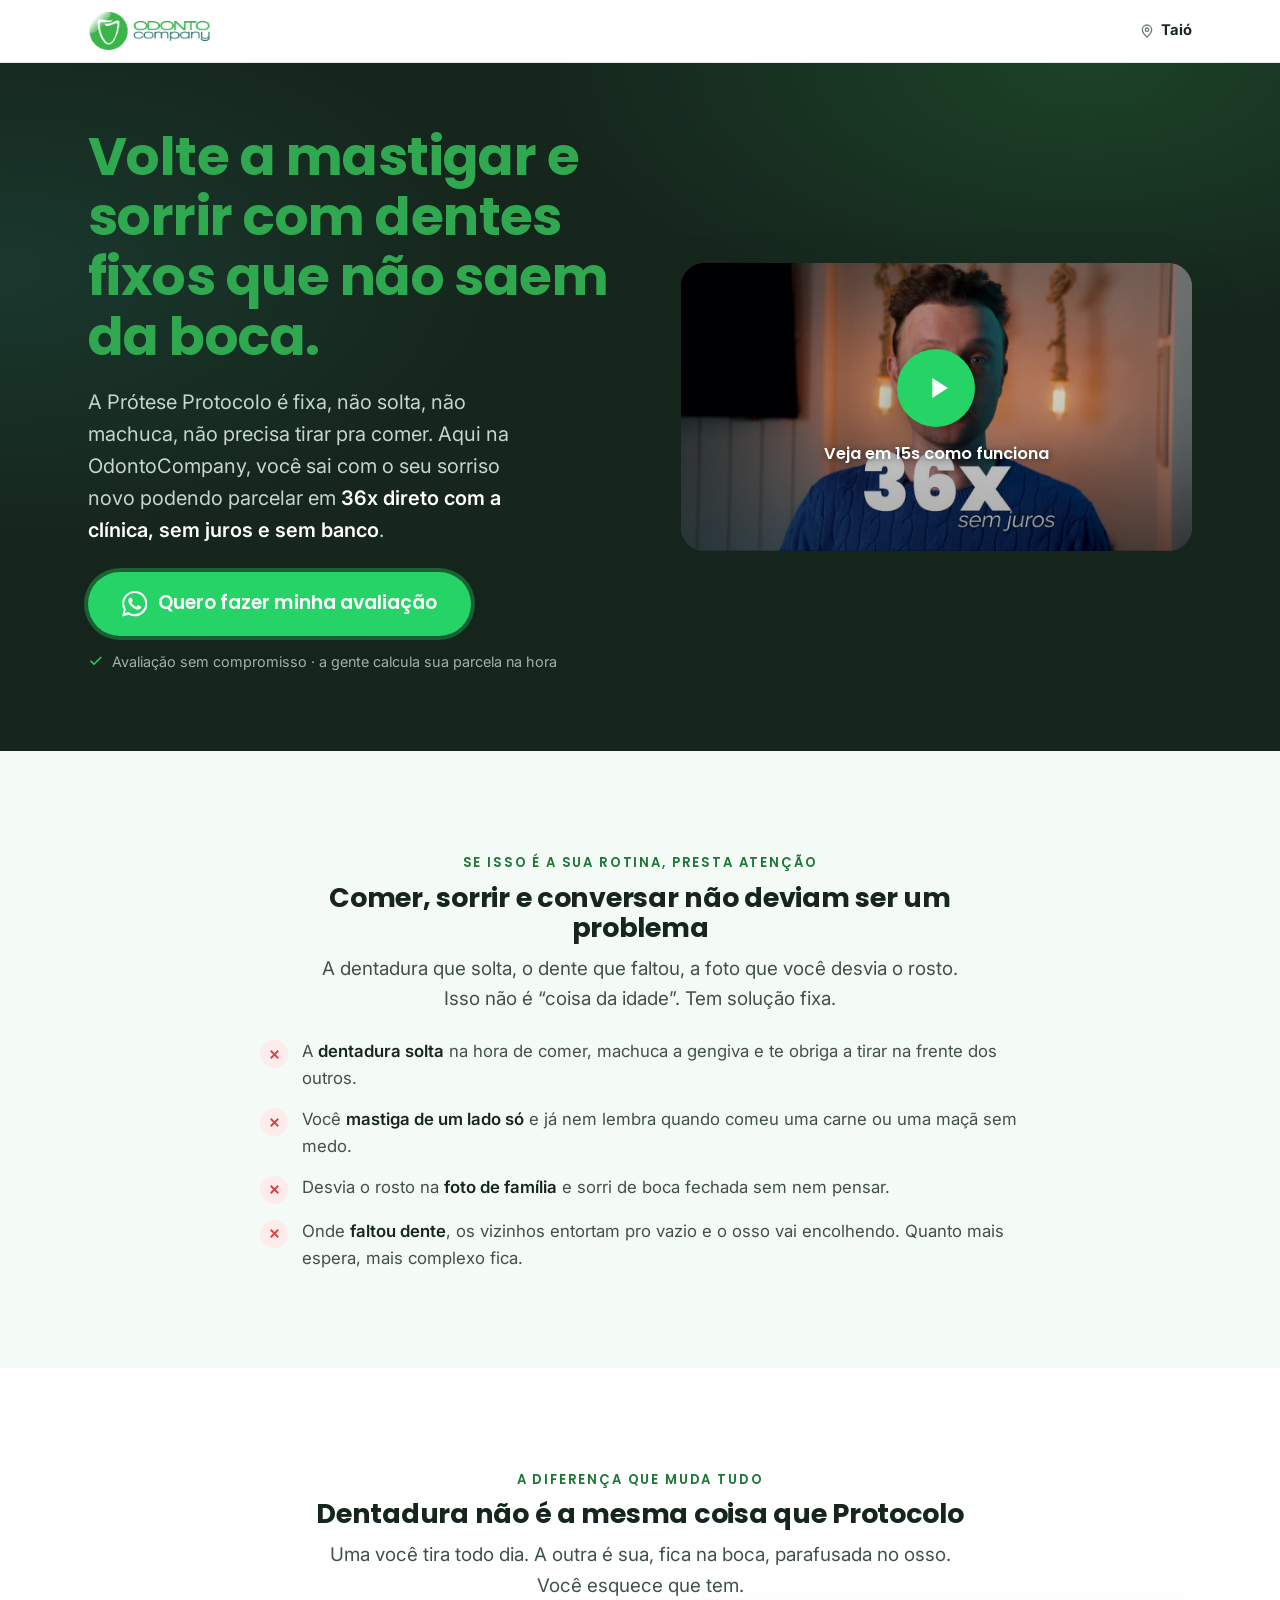
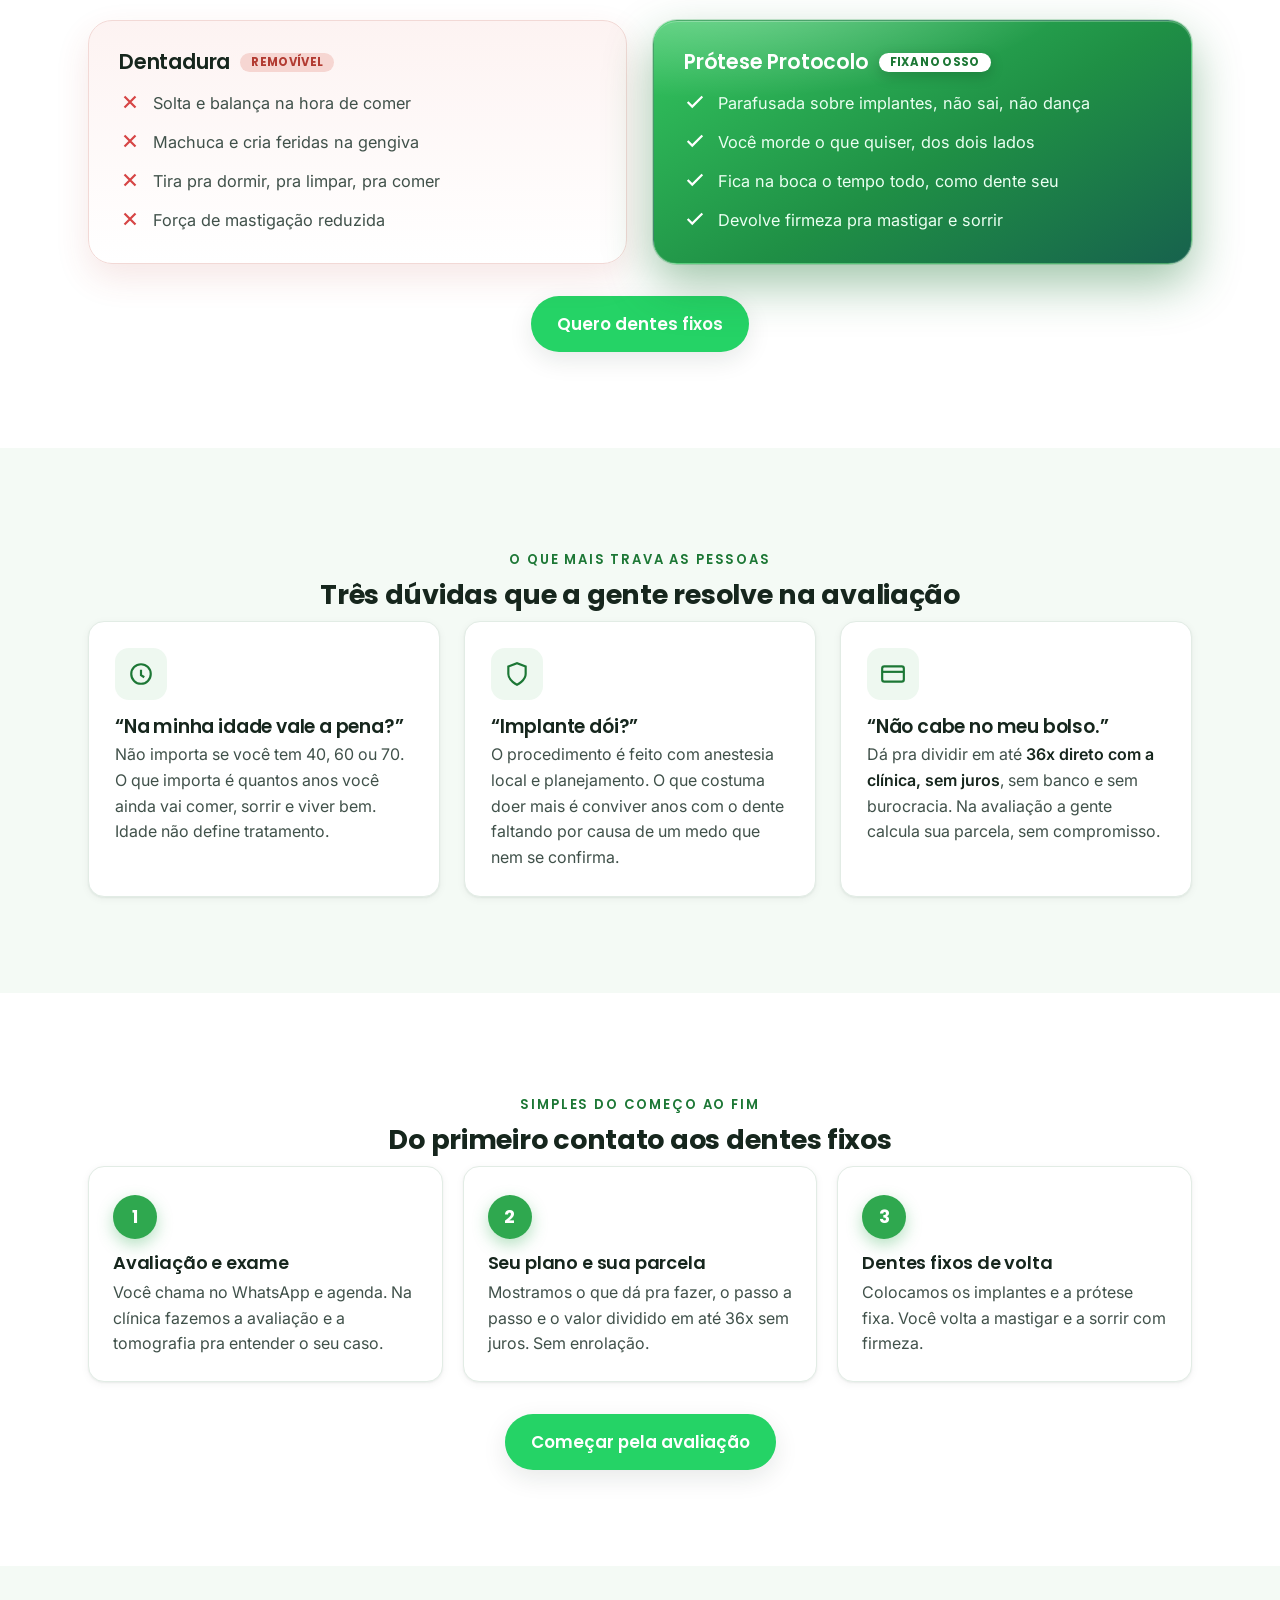
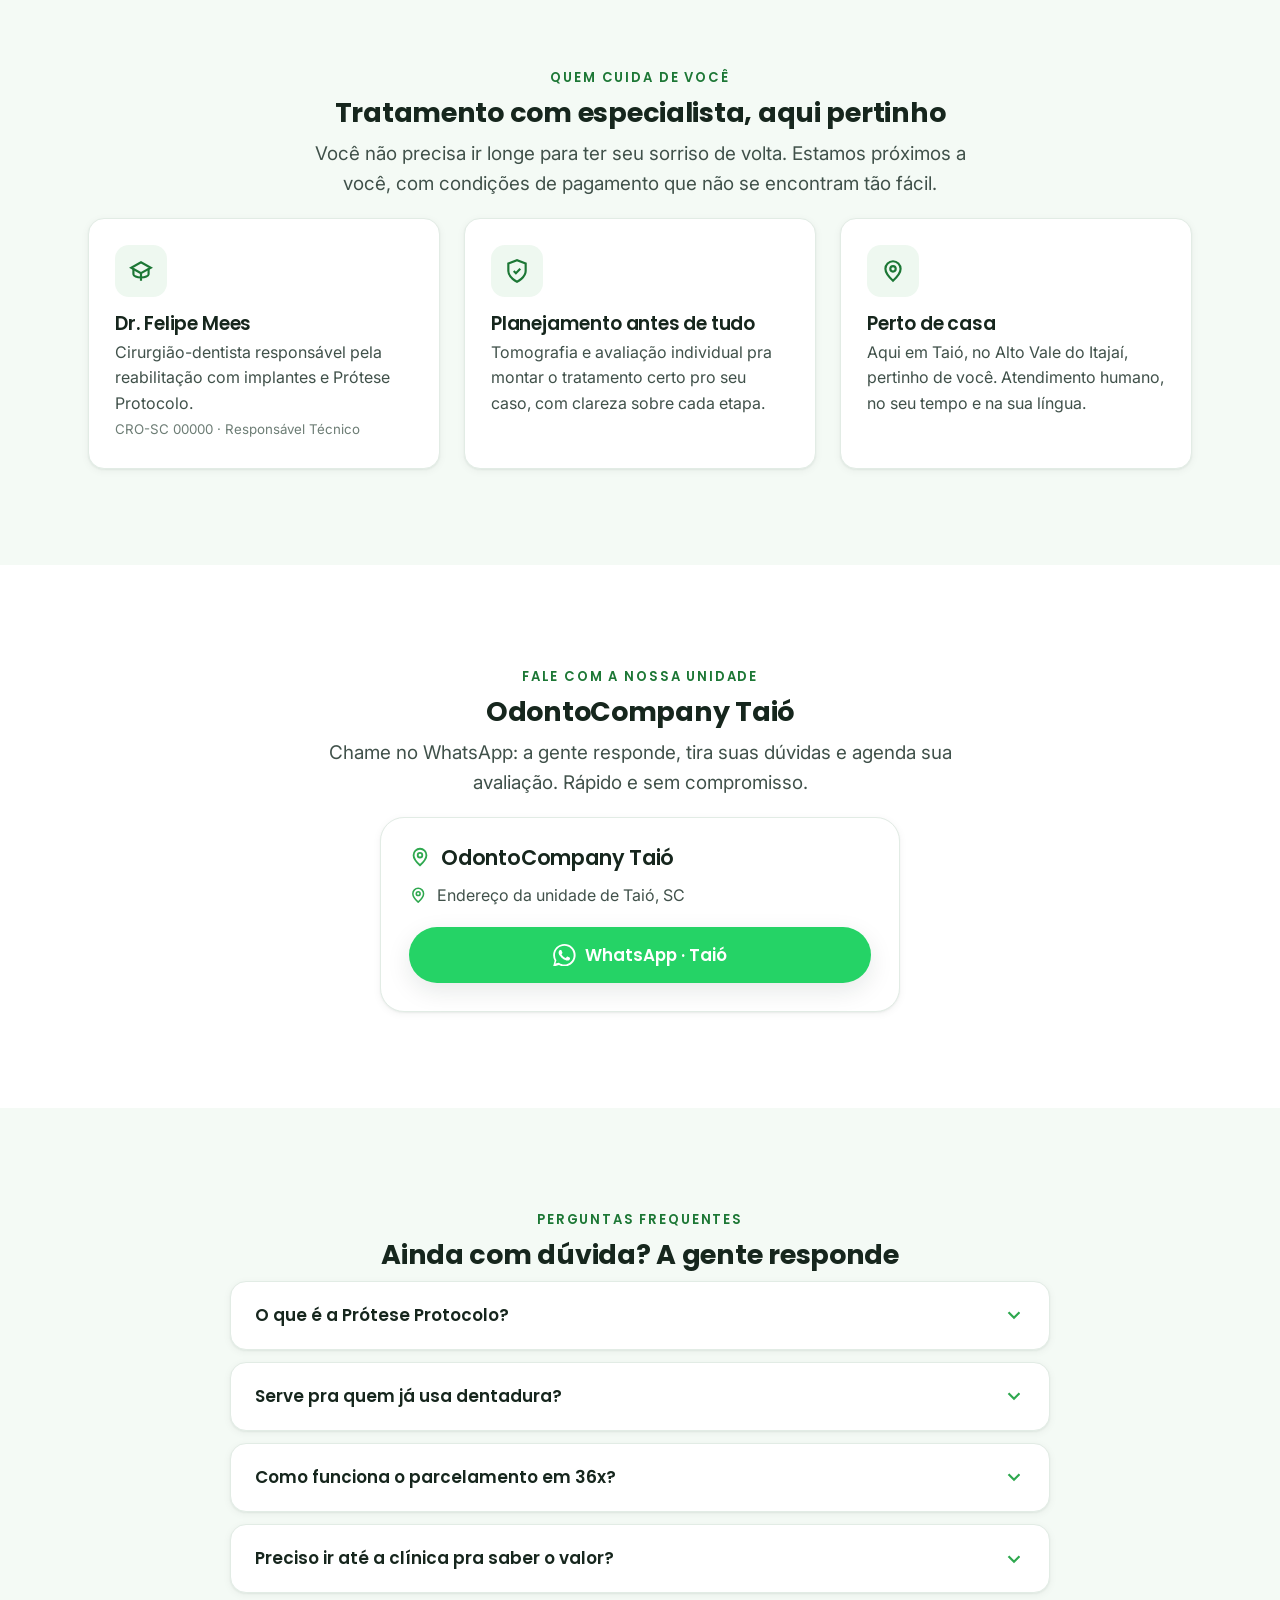
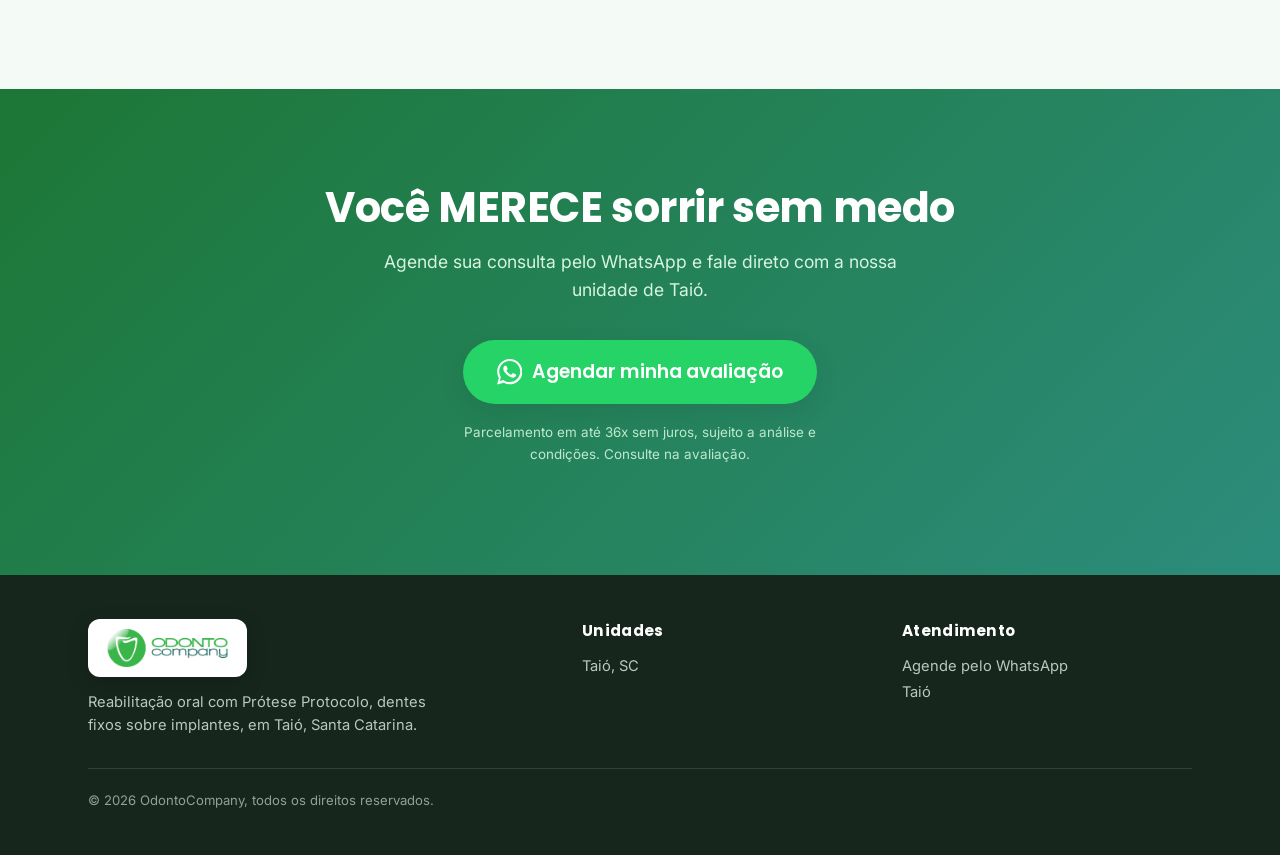
<file: index.html>
<!DOCTYPE html>
<!--
  OdontoCompany · Prótese Protocolo — landing de conversão (WhatsApp).
  Unidade: Taió (SC). Site estático, sem build.
  Estrutura: index.html + css/styles.css + js/main.js + /assets.

  EDIÇÃO RÁPIDA:
    WhatsApp / endereços das unidades ...... js/main.js (objeto UNITS)
    Cores e fontes ......................... css/styles.css (:root)
    CRO / responsável técnico .............. buscar "CRO-SC" abaixo
    Vídeo-gancho ........................... assets/protese-protocolo.*
-->
<html lang="pt-BR">
<head>
  <!-- Google Tag Manager -->
  <script>(function(w,d,s,l,i){w[l]=w[l]||[];w[l].push({'gtm.start':
  new Date().getTime(),event:'gtm.js'});var f=d.getElementsByTagName(s)[0],
  j=d.createElement(s),dl=l!='dataLayer'?'&l='+l:'';j.async=true;j.src=
  'https://www.googletagmanager.com/gtm.js?id='+i+dl;f.parentNode.insertBefore(j,f);
  })(window,document,'script','dataLayer','GTM-KW6J5F5M');</script>
  <!-- End Google Tag Manager -->

  <meta charset="UTF-8">
  <meta name="viewport" content="width=device-width, initial-scale=1.0">
  <script>document.documentElement.classList.add('js');</script>

  <!-- SEO ---------------------------------------------------------------- -->
  <title>Prótese Protocolo em Taió | Dentes Fixos em até 36x | OdontoCompany</title>
  <meta name="description" content="Volte a mastigar e sorrir com dentes fixos que não saem da boca. Prótese Protocolo sobre implantes na OdontoCompany de Taió (SC), parcelada em até 36x sem juros. Agende sua avaliação no WhatsApp.">
  <meta name="robots" content="index, follow">
  <meta name="theme-color" content="#2fa84f">
  <link rel="canonical" href="https://odontocompany.example/">

  <!-- Open Graph (preview WhatsApp/Facebook) ----------------------------- -->
  <meta property="og:type" content="website">
  <meta property="og:locale" content="pt_BR">
  <meta property="og:site_name" content="OdontoCompany · Taió">
  <meta property="og:title" content="Dentes fixos que não saem da boca | Prótese Protocolo em até 36x">
  <meta property="og:description" content="Prótese Protocolo sobre implantes em Taió (SC). Parcelada em até 36x sem juros. Agende sua avaliação.">
  <meta property="og:image" content="assets/protese-protocolo-poster.jpg">
  <meta name="twitter:card" content="summary_large_image">

  <!-- Favicon (dente/escudo verde) --------------------------------------- -->
  <link rel="icon" href="data:image/svg+xml,%3Csvg xmlns='http://www.w3.org/2000/svg' viewBox='0 0 32 32'%3E%3Ccircle cx='16' cy='16' r='16' fill='%232fa84f'/%3E%3Cpath d='M16 7c-3 0-4 1.6-6 1.6C8.4 8.6 8 10 8 12c0 5 2 12 3.4 12 1.2 0 1-3 2.2-3s1 3 2.4 3C19.6 24 22 17 22 12c0-2-.4-3.4-2-3.4C18 8.6 19 7 16 7z' fill='%23fff'/%3E%3C/svg%3E">

  <!-- Fontes ------------------------------------------------------------- -->
  <link rel="preconnect" href="https://fonts.googleapis.com">
  <link rel="preconnect" href="https://fonts.gstatic.com" crossorigin>
  <link href="https://fonts.googleapis.com/css2?family=Poppins:wght@500;600;700&family=Inter:wght@400;500;600&display=swap" rel="stylesheet">

  <link rel="stylesheet" href="css/styles.css">

  <!-- Dados estruturados ------------------------------------------------- -->
  <script type="application/ld+json">
  {
    "@context": "https://schema.org",
    "@type": "Dentist",
    "name": "OdontoCompany · Prótese Protocolo (Taió)",
    "description": "Reabilitação oral com Prótese Protocolo (dentes fixos sobre implantes) em Taió, Santa Catarina.",
    "medicalSpecialty": "Dentistry",
    "areaServed": ["Taió", "Alto Vale do Itajaí"],
    "priceRange": "$$",
    "location": { "@type": "Place", "name": "OdontoCompany Taió", "address": { "@type": "PostalAddress", "addressLocality": "Taió", "addressRegion": "SC", "addressCountry": "BR" } }
  }
  </script>
</head>

<body>
  <!-- Google Tag Manager (noscript) -->
  <noscript><iframe src="https://www.googletagmanager.com/ns.html?id=GTM-KW6J5F5M"
  height="0" width="0" style="display:none;visibility:hidden"></iframe></noscript>
  <!-- End Google Tag Manager (noscript) -->

  <a class="skip-link" href="#conteudo">Pular para o conteúdo</a>

  <!-- Header -------------------------------------------------------------- -->
  <header class="site-header">
    <div class="wrap nav">
      <a class="brand" href="#topo" aria-label="OdontoCompany, início">
        <img src="assets/logo-odontocompany.png" alt="OdontoCompany" width="200" height="38">
      </a>
      <div class="nav-right">
        <span class="nav-city">
          <svg viewBox="0 0 24 24" width="16" height="16" fill="none" stroke="currentColor" stroke-width="2" aria-hidden="true"><path d="M12 21s-7-6.3-7-11a7 7 0 1114 0c0 4.7-7 11-7 11z"/><circle cx="12" cy="10" r="2.5"/></svg>
          <b>Taió</b>
        </span>
      </div>
    </div>
  </header>

  <main id="conteudo">
    <span id="topo"></span>

    <!-- HERO -------------------------------------------------------------- -->
    <section class="hero">
      <div class="wrap hero-grid">
        <div class="hero-copy">
          <h1>Volte a mastigar e sorrir com <span class="hl">dentes fixos que não saem da boca.</span></h1>
          <p class="sub">A Prótese Protocolo é fixa, não solta, não machuca, não precisa tirar pra comer. Aqui na OdontoCompany, você sai com o seu sorriso novo podendo parcelar em <strong>36x direto com a clínica, sem juros e sem banco</strong>.</p>
          <div class="hero-actions">
            <span class="cta-attn">
              <a class="btn btn--wa btn--lg js-cta" data-cta="hero" href="#unidades">
                <svg class="ico" viewBox="0 0 24 24" fill="currentColor" aria-hidden="true"><path d="M.057 24l1.687-6.163a11.867 11.867 0 01-1.587-5.946C.16 5.335 5.495 0 12.05 0a11.817 11.817 0 018.413 3.488 11.824 11.824 0 013.48 8.414c-.003 6.557-5.338 11.892-11.893 11.892a11.9 11.9 0 01-5.688-1.448L.057 24zM6.597 20.13c1.676.995 3.276 1.591 5.392 1.592 5.448 0 9.886-4.434 9.889-9.885.002-5.462-4.415-9.89-9.881-9.892-5.452 0-9.887 4.434-9.889 9.884a9.86 9.86 0 001.51 5.26l-.999 3.648 3.489-.917zm11.387-5.464c-.074-.124-.272-.198-.57-.347-.297-.149-1.758-.868-2.031-.967-.272-.099-.47-.149-.669.149-.198.297-.768.967-.941 1.165-.173.198-.347.223-.644.074-.297-.149-1.255-.462-2.39-1.475-.883-.788-1.48-1.761-1.653-2.059-.173-.297-.018-.458.13-.606.134-.133.298-.347.446-.521.151-.172.2-.296.3-.495.099-.198.05-.372-.025-.521-.075-.148-.669-1.611-.916-2.206-.242-.579-.487-.501-.669-.51l-.57-.01c-.198 0-.52.074-.792.372s-1.04 1.016-1.04 2.479 1.065 2.876 1.213 3.074c.149.198 2.095 3.2 5.076 4.487.709.306 1.263.489 1.694.626.712.226 1.36.194 1.872.118.571-.085 1.758-.719 2.006-1.413.248-.695.248-1.29.173-1.414z"/></svg>
                Quero fazer minha avaliação
              </a>
            </span>
          </div>
          <p class="hero-note">
            <svg viewBox="0 0 24 24" fill="none" stroke="currentColor" stroke-width="2.4" aria-hidden="true"><path d="M20 6L9 17l-5-5"/></svg>
            Avaliação sem compromisso · a gente calcula sua parcela na hora
          </p>
        </div>

        <!-- Vídeo-gancho -->
        <div class="hero-video" data-reveal>
          <div class="video-card" aria-label="Vídeo: como funciona a Prótese Protocolo">
            <video
              preload="none"
              playsinline
              poster="assets/protese-protocolo-poster.jpg"
              width="1920" height="1080">
              <source src="assets/protese-protocolo.webm" type="video/webm">
              <source src="assets/protese-protocolo.mp4" type="video/mp4">
            </video>
            <img class="poster" src="assets/protese-protocolo-poster.jpg" alt="Prótese Protocolo em até 36x sem juros" width="1200" height="675">
            <button class="video-play" type="button" aria-label="Tocar vídeo">
              <span class="disc" aria-hidden="true"><svg viewBox="0 0 24 24"><path d="M8 5v14l11-7z"/></svg></span>
              <span class="label">Veja em 15s como funciona</span>
            </button>
          </div>
        </div>
      </div>
    </section>

    <!-- DOR / AGITAÇÃO ---------------------------------------------------- -->
    <section class="section section--soft">
      <div class="wrap">
        <div class="head center" data-reveal>
          <span class="eyebrow">Se isso é a sua rotina, presta atenção</span>
          <h2>Comer, sorrir e conversar não deviam ser um problema</h2>
          <p class="lead center" style="margin-inline:auto">A dentadura que solta, o dente que faltou, a foto que você desvia o rosto. Isso não é “coisa da idade”. Tem solução fixa.</p>
        </div>
        <ul class="pain-list" data-reveal style="max-width:760px;margin-inline:auto">
          <li><span class="x"><svg viewBox="0 0 24 24" fill="none" stroke="currentColor" stroke-width="3"><path d="M18 6L6 18M6 6l12 12"/></svg></span><span>A <strong>dentadura solta</strong> na hora de comer, machuca a gengiva e te obriga a tirar na frente dos outros.</span></li>
          <li><span class="x"><svg viewBox="0 0 24 24" fill="none" stroke="currentColor" stroke-width="3"><path d="M18 6L6 18M6 6l12 12"/></svg></span><span>Você <strong>mastiga de um lado só</strong> e já nem lembra quando comeu uma carne ou uma maçã sem medo.</span></li>
          <li><span class="x"><svg viewBox="0 0 24 24" fill="none" stroke="currentColor" stroke-width="3"><path d="M18 6L6 18M6 6l12 12"/></svg></span><span>Desvia o rosto na <strong>foto de família</strong> e sorri de boca fechada sem nem pensar.</span></li>
          <li><span class="x"><svg viewBox="0 0 24 24" fill="none" stroke="currentColor" stroke-width="3"><path d="M18 6L6 18M6 6l12 12"/></svg></span><span>Onde <strong>faltou dente</strong>, os vizinhos entortam pro vazio e o osso vai encolhendo. Quanto mais espera, mais complexo fica.</span></li>
        </ul>
      </div>
    </section>

    <!-- DENTADURA x PROTOCOLO --------------------------------------------- -->
    <section class="section">
      <div class="wrap">
        <div class="head center" data-reveal>
          <span class="eyebrow">A diferença que muda tudo</span>
          <h2>Dentadura não é a mesma coisa que Protocolo</h2>
          <p class="lead center" style="margin-inline:auto">Uma você tira todo dia. A outra é sua, fica na boca, parafusada no osso. Você esquece que tem.</p>
        </div>
        <div class="compare" data-reveal>
          <div class="col bad">
            <h3>Dentadura <span class="tagbad">REMOVÍVEL</span></h3>
            <ul>
              <li><svg viewBox="0 0 24 24" fill="none" stroke="currentColor" stroke-width="2.4"><path d="M18 6L6 18M6 6l12 12"/></svg>Solta e balança na hora de comer</li>
              <li><svg viewBox="0 0 24 24" fill="none" stroke="currentColor" stroke-width="2.4"><path d="M18 6L6 18M6 6l12 12"/></svg>Machuca e cria feridas na gengiva</li>
              <li><svg viewBox="0 0 24 24" fill="none" stroke="currentColor" stroke-width="2.4"><path d="M18 6L6 18M6 6l12 12"/></svg>Tira pra dormir, pra limpar, pra comer</li>
              <li><svg viewBox="0 0 24 24" fill="none" stroke="currentColor" stroke-width="2.4"><path d="M18 6L6 18M6 6l12 12"/></svg>Força de mastigação reduzida</li>
            </ul>
          </div>
          <div class="col good">
            <h3>Prótese Protocolo <span class="taggood">FIXA NO OSSO</span></h3>
            <ul>
              <li><svg viewBox="0 0 24 24" fill="none" stroke="currentColor" stroke-width="2.4"><path d="M20 6L9 17l-5-5"/></svg>Parafusada sobre implantes, não sai, não dança</li>
              <li><svg viewBox="0 0 24 24" fill="none" stroke="currentColor" stroke-width="2.4"><path d="M20 6L9 17l-5-5"/></svg>Você morde o que quiser, dos dois lados</li>
              <li><svg viewBox="0 0 24 24" fill="none" stroke="currentColor" stroke-width="2.4"><path d="M20 6L9 17l-5-5"/></svg>Fica na boca o tempo todo, como dente seu</li>
              <li><svg viewBox="0 0 24 24" fill="none" stroke="currentColor" stroke-width="2.4"><path d="M20 6L9 17l-5-5"/></svg>Devolve firmeza pra mastigar e sorrir</li>
            </ul>
          </div>
        </div>
        <div class="center" style="margin-top:32px" data-reveal>
          <a class="btn btn--wa js-cta" data-cta="hero" href="#unidades">Quero dentes fixos</a>
        </div>
      </div>
    </section>

    <!-- OBJEÇÕES ---------------------------------------------------------- -->
    <section class="section section--soft">
      <div class="wrap">
        <div class="head center" data-reveal>
          <span class="eyebrow">O que mais trava as pessoas</span>
          <h2>Três dúvidas que a gente resolve na avaliação</h2>
        </div>
        <div class="grid grid-3" data-reveal>
          <div class="card">
            <div class="ic"><svg viewBox="0 0 24 24" fill="none" stroke="currentColor" stroke-width="2"><path d="M12 8v5l3 2"/><circle cx="12" cy="12" r="9"/></svg></div>
            <h3>“Na minha idade vale a pena?”</h3>
            <p>Não importa se você tem 40, 60 ou 70. O que importa é quantos anos você ainda vai comer, sorrir e viver bem. Idade não define tratamento.</p>
          </div>
          <div class="card">
            <div class="ic"><svg viewBox="0 0 24 24" fill="none" stroke="currentColor" stroke-width="2"><path d="M12 22s8-4 8-10V5l-8-3-8 3v7c0 6 8 10 8 10z"/></svg></div>
            <h3>“Implante dói?”</h3>
            <p>O procedimento é feito com anestesia local e planejamento. O que costuma doer mais é conviver anos com o dente faltando por causa de um medo que nem se confirma.</p>
          </div>
          <div class="card">
            <div class="ic"><svg viewBox="0 0 24 24" fill="none" stroke="currentColor" stroke-width="2"><rect x="2" y="5" width="20" height="14" rx="2"/><path d="M2 10h20"/></svg></div>
            <h3>“Não cabe no meu bolso.”</h3>
            <p>Dá pra dividir em até <strong>36x direto com a clínica, sem juros</strong>, sem banco e sem burocracia. Na avaliação a gente calcula sua parcela, sem compromisso.</p>
          </div>
        </div>
      </div>
    </section>

    <!-- COMO FUNCIONA ----------------------------------------------------- -->
    <section class="section">
      <div class="wrap">
        <div class="head center" data-reveal>
          <span class="eyebrow">Simples do começo ao fim</span>
          <h2>Do primeiro contato aos dentes fixos</h2>
        </div>
        <div class="steps" data-reveal>
          <div class="step">
            <h3>Avaliação e exame</h3>
            <p>Você chama no WhatsApp e agenda. Na clínica fazemos a avaliação e a tomografia pra entender o seu caso.</p>
          </div>
          <div class="step">
            <h3>Seu plano e sua parcela</h3>
            <p>Mostramos o que dá pra fazer, o passo a passo e o valor dividido em até 36x sem juros. Sem enrolação.</p>
          </div>
          <div class="step">
            <h3>Dentes fixos de volta</h3>
            <p>Colocamos os implantes e a prótese fixa. Você volta a mastigar e a sorrir com firmeza.</p>
          </div>
        </div>
        <div class="center" style="margin-top:32px" data-reveal>
          <a class="btn btn--wa js-cta" data-cta="final" href="#unidades">Começar pela avaliação</a>
        </div>
      </div>
    </section>

    <!-- AUTORIDADE -------------------------------------------------------- -->
    <section class="section section--soft">
      <div class="wrap">
        <div class="head center" data-reveal>
          <span class="eyebrow">Quem cuida de você</span>
          <h2>Tratamento com especialista, aqui pertinho</h2>
          <p class="lead center" style="margin-inline:auto">Você não precisa ir longe para ter seu sorriso de volta. Estamos próximos a você, com condições de pagamento que não se encontram tão fácil.</p>
        </div>
        <div class="grid grid-3" data-reveal>
          <div class="card">
            <div class="ic"><svg viewBox="0 0 24 24" fill="none" stroke="currentColor" stroke-width="2"><path d="M12 14l9-5-9-5-9 5 9 5z"/><path d="M12 14v7M5 10v5a7 3 0 0014 0v-5"/></svg></div>
            <h3>Dr. Felipe Mees</h3>
            <p>Cirurgião-dentista responsável pela reabilitação com implantes e Prótese Protocolo. <br><small style="color:var(--muted)">CRO-SC 00000 · Responsável Técnico</small></p>
          </div>
          <div class="card">
            <div class="ic"><svg viewBox="0 0 24 24" fill="none" stroke="currentColor" stroke-width="2"><path d="M12 22s8-4 8-10V5l-8-3-8 3v7c0 6 8 10 8 10z"/><path d="M9 12l2 2 4-4"/></svg></div>
            <h3>Planejamento antes de tudo</h3>
            <p>Tomografia e avaliação individual pra montar o tratamento certo pro seu caso, com clareza sobre cada etapa.</p>
          </div>
          <div class="card">
            <div class="ic"><svg viewBox="0 0 24 24" fill="none" stroke="currentColor" stroke-width="2"><path d="M12 21s-7-6.3-7-11a7 7 0 1114 0c0 4.7-7 11-7 11z"/><circle cx="12" cy="10" r="2.5"/></svg></div>
            <h3>Perto de casa</h3>
            <p>Aqui em Taió, no Alto Vale do Itajaí, pertinho de você. Atendimento humano, no seu tempo e na sua língua.</p>
          </div>
        </div>
      </div>
    </section>

    <!-- UNIDADE / CTA ----------------------------------------------------- -->
    <section class="section" id="unidades">
      <div class="wrap">
        <div class="head center" data-reveal>
          <span class="eyebrow">Fale com a nossa unidade</span>
          <h2>OdontoCompany Taió</h2>
          <p class="lead center" style="margin-inline:auto">Chame no WhatsApp: a gente responde, tira suas dúvidas e agenda sua avaliação. Rápido e sem compromisso.</p>
        </div>
        <div class="units" data-reveal style="grid-template-columns:1fr;max-width:520px;margin-inline:auto">
          <div class="unit">
            <h3><svg viewBox="0 0 24 24" width="22" height="22" fill="none" stroke="var(--green)" stroke-width="2"><path d="M12 21s-7-6.3-7-11a7 7 0 1114 0c0 4.7-7 11-7 11z"/><circle cx="12" cy="10" r="2.5"/></svg>OdontoCompany Taió</h3>
            <div class="addr">
              <span><svg viewBox="0 0 24 24" fill="none" stroke="currentColor" stroke-width="2"><path d="M12 21s-7-6.3-7-11a7 7 0 1114 0c0 4.7-7 11-7 11z"/><circle cx="12" cy="10" r="2.5"/></svg>Endereço da unidade de Taió, SC</span>
            </div>
            <a class="btn btn--wa btn--block js-unit-cta" data-unit="taio" data-cta="unidade" href="#">
              <svg class="ico" viewBox="0 0 24 24" fill="currentColor" aria-hidden="true"><path d="M.057 24l1.687-6.163a11.867 11.867 0 01-1.587-5.946C.16 5.335 5.495 0 12.05 0a11.817 11.817 0 018.413 3.488 11.824 11.824 0 013.48 8.414c-.003 6.557-5.338 11.892-11.893 11.892a11.9 11.9 0 01-5.688-1.448L.057 24zM6.597 20.13c1.676.995 3.276 1.591 5.392 1.592 5.448 0 9.886-4.434 9.889-9.885.002-5.462-4.415-9.89-9.881-9.892-5.452 0-9.887 4.434-9.889 9.884a9.86 9.86 0 001.51 5.26l-.999 3.648 3.489-.917zm11.387-5.464c-.074-.124-.272-.198-.57-.347-.297-.149-1.758-.868-2.031-.967-.272-.099-.47-.149-.669.149-.198.297-.768.967-.941 1.165-.173.198-.347.223-.644.074-.297-.149-1.255-.462-2.39-1.475-.883-.788-1.48-1.761-1.653-2.059-.173-.297-.018-.458.13-.606.134-.133.298-.347.446-.521.151-.172.2-.296.3-.495.099-.198.05-.372-.025-.521-.075-.148-.669-1.611-.916-2.206-.242-.579-.487-.501-.669-.51l-.57-.01c-.198 0-.52.074-.792.372s-1.04 1.016-1.04 2.479 1.065 2.876 1.213 3.074c.149.198 2.095 3.2 5.076 4.487.709.306 1.263.489 1.694.626.712.226 1.36.194 1.872.118.571-.085 1.758-.719 2.006-1.413.248-.695.248-1.29.173-1.414z"/></svg>
              WhatsApp · Taió
            </a>
          </div>
        </div>
      </div>
    </section>

    <!-- FAQ --------------------------------------------------------------- -->
    <section class="section section--soft">
      <div class="wrap">
        <div class="head center" data-reveal>
          <span class="eyebrow">Perguntas frequentes</span>
          <h2>Ainda com dúvida? A gente responde</h2>
        </div>
        <div class="faq" data-reveal>
          <details>
            <summary>O que é a Prótese Protocolo? <svg class="chev" viewBox="0 0 24 24" fill="none" stroke="currentColor" stroke-width="2.4"><path d="M6 9l6 6 6-6"/></svg></summary>
            <div class="a">É uma prótese fixa, presa sobre implantes no osso. Diferente da dentadura, ela não é removível: fica na boca o tempo todo e devolve firmeza pra mastigar e sorrir.</div>
          </details>
          <details>
            <summary>Serve pra quem já usa dentadura? <svg class="chev" viewBox="0 0 24 24" fill="none" stroke="currentColor" stroke-width="2.4"><path d="M6 9l6 6 6-6"/></svg></summary>
            <div class="a">Muitas vezes sim. Cada caso é avaliado individualmente com exame e tomografia. Na avaliação a gente confirma o que é possível pra você.</div>
          </details>
          <details>
            <summary>Como funciona o parcelamento em 36x? <svg class="chev" viewBox="0 0 24 24" fill="none" stroke="currentColor" stroke-width="2.4"><path d="M6 9l6 6 6-6"/></svg></summary>
            <div class="a">O parcelamento é <strong>direto com a clínica, em até 36x sem juros</strong>. Você não precisa de banco, de financiamento nem de cartão de crédito. É a própria OdontoCompany que divide o valor com você. O número de parcelas e o valor de cada uma dependem do seu plano e são apresentados na avaliação, sem compromisso (sujeito a análise).</div>
          </details>
          <details>
            <summary>Preciso ir até a clínica pra saber o valor? <svg class="chev" viewBox="0 0 24 24" fill="none" stroke="currentColor" stroke-width="2.4"><path d="M6 9l6 6 6-6"/></svg></summary>
            <div class="a">O orçamento fechado depende da avaliação presencial e do exame. Mas você já pode tirar suas dúvidas e adiantar tudo pelo WhatsApp antes de agendar.</div>
          </details>
        </div>
      </div>
    </section>

    <!-- CTA FINAL --------------------------------------------------------- -->
    <section class="section cta-band">
      <div class="wrap">
        <h2 data-reveal>Você MERECE sorrir sem medo</h2>
        <p data-reveal>Agende sua consulta pelo WhatsApp e fale direto com a nossa unidade de Taió.</p>
        <span class="cta-attn" data-reveal style="margin-top:10px">
          <a class="btn btn--wa btn--lg js-cta" data-cta="final" href="#unidades">
            <svg class="ico" viewBox="0 0 24 24" fill="currentColor" aria-hidden="true"><path d="M.057 24l1.687-6.163a11.867 11.867 0 01-1.587-5.946C.16 5.335 5.495 0 12.05 0a11.817 11.817 0 018.413 3.488 11.824 11.824 0 013.48 8.414c-.003 6.557-5.338 11.892-11.893 11.892a11.9 11.9 0 01-5.688-1.448L.057 24zM6.597 20.13c1.676.995 3.276 1.591 5.392 1.592 5.448 0 9.886-4.434 9.889-9.885.002-5.462-4.415-9.89-9.881-9.892-5.452 0-9.887 4.434-9.889 9.884a9.86 9.86 0 001.51 5.26l-.999 3.648 3.489-.917zm11.387-5.464c-.074-.124-.272-.198-.57-.347-.297-.149-1.758-.868-2.031-.967-.272-.099-.47-.149-.669.149-.198.297-.768.967-.941 1.165-.173.198-.347.223-.644.074-.297-.149-1.255-.462-2.39-1.475-.883-.788-1.48-1.761-1.653-2.059-.173-.297-.018-.458.13-.606.134-.133.298-.347.446-.521.151-.172.2-.296.3-.495.099-.198.05-.372-.025-.521-.075-.148-.669-1.611-.916-2.206-.242-.579-.487-.501-.669-.51l-.57-.01c-.198 0-.52.074-.792.372s-1.04 1.016-1.04 2.479 1.065 2.876 1.213 3.074c.149.198 2.095 3.2 5.076 4.487.709.306 1.263.489 1.694.626.712.226 1.36.194 1.872.118.571-.085 1.758-.719 2.006-1.413.248-.695.248-1.29.173-1.414z"/></svg>
            Agendar minha avaliação
          </a>
        </span>
        <p class="fineprint" data-reveal>Parcelamento em até 36x sem juros, sujeito a análise e condições. Consulte na avaliação.</p>
      </div>
    </section>
  </main>

  <!-- Footer -------------------------------------------------------------- -->
  <footer class="site-footer">
    <div class="wrap">
      <div class="cols">
        <div class="foot-brand">
          <span class="brand-foot"><img src="assets/logo-odontocompany.png" alt="OdontoCompany" width="200" height="40"></span>
          <p>Reabilitação oral com Prótese Protocolo, dentes fixos sobre implantes, em Taió, Santa Catarina.</p>
        </div>
        <div class="foot-col">
          <h4>Unidades</h4>
          <p>Taió, SC</p>
        </div>
        <div class="foot-col">
          <h4>Atendimento</h4>
          <p>Agende pelo WhatsApp<br>Taió</p>
        </div>
      </div>
      <div class="legal">
        © <span id="year">2026</span> OdontoCompany, todos os direitos reservados.
      </div>
    </div>
  </footer>


  <script>window.CITY = 'taio';</script>
  <script src="js/main.js" defer></script>
</body>
</html>
</file>
<file: css/styles.css>
/* =====================================================================
   OdontoCompany · Prótese Protocolo — Landing de conversão (WhatsApp)
   Taió e Pouso Redondo (SC). Site estático, sem build.
   Design: claro, limpo, alta legibilidade (público 30+ do interior).
   Tokens da marca em :root. Ver README.md.
   ===================================================================== */

/* ---- Tokens ---------------------------------------------------------- */
:root{
  /* Marca Odonto Company (extraído do logo oficial) */
  --green:        #2fa84f;   /* verde principal (botões, destaques) */
  --green-600:    #248f42;   /* hover */
  --green-700:    #1c7735;   /* pressed / texto forte */
  --green-050:    #eef8f0;   /* fundo suave esverdeado */
  --teal:         #2c8c7c;   /* “company” — apoio */
  --wa:           #25d366;   /* verde WhatsApp */
  --wa-600:       #1eb457;

  --ink:          #16261d;   /* texto principal (quase preto esverdeado) */
  --body:         #40514a;   /* texto corrido */
  --muted:        #6d7d75;   /* legendas */
  --bg:           #ffffff;
  --soft:         #f4faf5;   /* seções alternadas */
  --line:         #e2ece5;   /* bordas */
  --gold:         #f2b705;   /* estrelas / selo */

  --radius:       16px;
  --radius-lg:    24px;
  --radius-pill:  999px;
  --shadow-sm:    0 1px 2px rgba(22,38,29,.06), 0 2px 8px rgba(22,38,29,.05);
  --shadow-md:    0 8px 24px rgba(22,38,29,.10);
  --shadow-lg:    0 24px 60px rgba(22,38,29,.16);
  --maxw:         1160px;
  --gap:          clamp(16px, 4vw, 40px);

  --font-head: "Poppins", system-ui, -apple-system, "Segoe UI", Roboto, sans-serif;
  --font-body: "Inter", system-ui, -apple-system, "Segoe UI", Roboto, sans-serif;
}

/* ---- Reset base ------------------------------------------------------ */
*{ box-sizing:border-box; }
html{ -webkit-text-size-adjust:100%; scroll-behavior:smooth; }
body{
  margin:0;
  font-family:var(--font-body);
  font-size:18px;                 /* base alta p/ legibilidade */
  line-height:1.6;
  color:var(--body);
  background:var(--bg);
  -webkit-font-smoothing:antialiased;
  text-rendering:optimizeLegibility;
  overflow-x:hidden;
}
img,video{ max-width:100%; display:block; }
a{ color:inherit; text-decoration:none; }
h1,h2,h3{ font-family:var(--font-head); color:var(--ink); line-height:1.12; margin:0 0 .4em; letter-spacing:-.01em; overflow-wrap:break-word; }
h1{ font-weight:700; }
h2{ font-weight:700; }
h3{ font-weight:600; }
p{ margin:0 0 1em; }
strong{ color:var(--ink); font-weight:600; }
:focus-visible{ outline:3px solid var(--green); outline-offset:2px; border-radius:6px; }

/* ---- Utilidades ------------------------------------------------------ */
.wrap{ width:100%; max-width:var(--maxw); margin-inline:auto; padding-inline:clamp(18px,5vw,28px); }
.section{ padding-block:clamp(52px, 8vw, 96px); }
.section--soft{ background:var(--soft); }
.center{ text-align:center; }
.eyebrow{
  display:inline-block; font-family:var(--font-head); font-weight:600;
  font-size:.82rem; letter-spacing:.14em; text-transform:uppercase;
  color:var(--green-700); margin-bottom:.6rem;
}
.lead{ font-size:clamp(1.02rem,2.4vw,1.18rem); color:var(--body); max-width:56ch; }
.section > .wrap > .eyebrow, .section .head{ }
.head{ max-width:60ch; margin-inline:auto; }
.skip-link{ position:absolute; left:-999px; top:0; background:var(--ink); color:#fff; padding:10px 16px; z-index:200; border-radius:0 0 8px 0; }
.skip-link:focus{ left:0; }

/* ---- Botões ---------------------------------------------------------- */
.btn{
  --_bg:var(--green); --_fg:#fff;
  display:inline-flex; align-items:center; justify-content:center; gap:.55em;
  font-family:var(--font-head); font-weight:600; font-size:1.05rem;
  line-height:1.1; text-align:center;
  padding:16px 26px; min-height:56px;             /* alvo de toque grande */
  border:none; border-radius:var(--radius-pill);
  background:var(--_bg); color:var(--_fg); cursor:pointer;
  box-shadow:var(--shadow-md);
  transition:transform .12s ease, box-shadow .12s ease, background .12s ease;
  -webkit-tap-highlight-color:transparent;
}
.btn:hover{ background:var(--green-600); transform:translateY(-2px); box-shadow:var(--shadow-lg); }
.btn:active{ transform:translateY(0); }
.btn--wa{ --_bg:var(--wa); }
.btn--wa:hover{ background:var(--wa-600); }
.btn--lg{ font-size:1.18rem; padding:19px 34px; min-height:64px; }
.btn--ghost{
  --_bg:#fff; --_fg:var(--green-700);
  border:2px solid var(--line); box-shadow:var(--shadow-sm);
}
.btn--ghost:hover{ background:var(--green-050); border-color:var(--green); }
.btn--block{ width:100%; }
.btn .ico{ width:1.35em; height:1.35em; flex:0 0 auto; }
.btn--sm{ font-size:.95rem; padding:11px 18px; min-height:44px; }

/* Realce sutil pulsante nos CTAs principais (respeita reduced-motion) */
.cta-attn{ position:relative; display:inline-flex; }
.cta-attn::before{
  content:""; position:absolute; inset:-4px; border-radius:var(--radius-pill);
  background:var(--wa); opacity:.35; z-index:-1;
  animation:halo 2.4s ease-out infinite;
}
@keyframes halo{ 0%{transform:scale(1);opacity:.35} 70%{transform:scale(1.14);opacity:0} 100%{opacity:0} }

/* ---- Barra de aviso -------------------------------------------------- */
.announce{
  background:linear-gradient(90deg,var(--green-700),var(--teal));
  color:#eafff0; font-size:.92rem; text-align:center;
  padding:9px 16px; font-weight:500;
}
.announce b{ color:#fff; }

/* ---- Header ---------------------------------------------------------- */
.site-header{
  position:sticky; top:0; z-index:100;
  background:rgba(255,255,255,.98); backdrop-filter:saturate(1.4) blur(12px);
  border-bottom:1px solid var(--line);
}
.nav{ display:flex; align-items:center; justify-content:space-between; gap:16px; padding-block:12px; }
.brand img{ height:38px; width:auto; }
.nav-right{ display:flex; align-items:center; gap:18px; }
.nav-city{ display:none; font-size:.92rem; color:var(--muted); font-weight:500; }
.nav-city b{ color:var(--ink); }
@media(min-width:860px){ .nav-city{ display:inline-flex; align-items:center; gap:6px; } }
/* No mobile o CTA do header sai (redundante com a barra fixa e o botão flutuante) */
@media(max-width:560px){ .site-header .nav-right .btn{ display:none; } }

/* ---- Hero ------------------------------------------------------------ */
.hero{ position:relative; padding-block:clamp(34px,6vw,64px); overflow:hidden; background:var(--ink); color:#c7d5cd; }
.hero::before{
  content:""; position:absolute; inset:0; z-index:0;
  background:
    radial-gradient(60% 55% at 85% 0%, rgba(47,168,79,.22), transparent 70%),
    radial-gradient(55% 55% at 0% 30%, rgba(44,140,124,.18), transparent 70%);
}
.hero > *{ position:relative; z-index:1; }
.hero-grid{ display:grid; gap:clamp(28px,5vw,56px); align-items:center; }
.hero-grid > *{ min-width:0; }
@media(min-width:960px){ .hero-grid{ grid-template-columns:1.05fr 1fr; } }

.badge{
  display:inline-flex; align-items:center; gap:.5em;
  background:var(--green-050); color:var(--green-700);
  font-family:var(--font-head); font-weight:600; font-size:.86rem;
  padding:8px 15px; border-radius:var(--radius-pill); border:1px solid #d5ecdb;
  margin-bottom:18px;
}
.badge .dot{ width:9px;height:9px;border-radius:50%;background:var(--green);
  box-shadow:0 0 0 0 rgba(47,168,79,.6); animation:pulse 2s infinite; }
@keyframes pulse{ 0%{box-shadow:0 0 0 0 rgba(47,168,79,.55)} 70%{box-shadow:0 0 0 10px rgba(47,168,79,0)} 100%{box-shadow:0 0 0 0 rgba(47,168,79,0)} }

.hero h1{ font-size:clamp(2rem, 5.4vw, 3.35rem); margin-bottom:.35em; color:var(--green); }
.hero h1 .hl{ color:var(--green); }
.hero .sub{ font-size:clamp(1.05rem,2.6vw,1.25rem); color:#c7d5cd; max-width:34ch; }
.hero .sub strong{ color:#fff; }
.hero-actions{ display:flex; flex-wrap:wrap; gap:14px; margin-top:26px; }
.hero-note{ margin-top:14px; font-size:.9rem; color:#9fb3a8; display:flex; align-items:center; gap:8px; }
.hero-note svg{ width:1.1em;height:1.1em;color:var(--wa); flex:0 0 auto; }

/* chips de confiança */
.trust{ display:flex; flex-wrap:wrap; gap:10px 18px; margin-top:26px; padding-top:22px; border-top:1px solid var(--line); }
.trust span{ display:inline-flex; align-items:center; gap:8px; font-size:.92rem; color:var(--body); font-weight:500; }
.trust svg{ width:1.2em;height:1.2em;color:var(--green); flex:0 0 auto; }

/* Player de vídeo (gancho) */
.video-card{
  position:relative; border-radius:var(--radius-lg); overflow:hidden;
  box-shadow:var(--shadow-lg); background:#0d1512; aspect-ratio:16/9;
}
.video-card video{ width:100%; height:100%; object-fit:cover; }
.video-card .poster{ position:absolute; inset:0; width:100%; height:100%; object-fit:cover; }
.video-play{
  position:absolute; inset:0; display:flex; flex-direction:column;
  align-items:center; justify-content:center; gap:14px;
  border:none; cursor:pointer; color:#fff; background:linear-gradient(180deg,rgba(0,0,0,.05),rgba(0,0,0,.35));
  transition:background .2s;
}
.video-play:hover{ background:linear-gradient(180deg,rgba(0,0,0,.1),rgba(0,0,0,.45)); }
.video-play .disc{
  width:78px;height:78px;border-radius:50%;
  background:var(--wa); display:grid; place-items:center;
  box-shadow:0 10px 30px rgba(0,0,0,.4);
  animation:halo2 2.6s ease-out infinite;
}
@keyframes halo2{ 0%{box-shadow:0 0 0 0 rgba(37,211,102,.5),0 10px 30px rgba(0,0,0,.4)} 70%{box-shadow:0 0 0 22px rgba(37,211,102,0),0 10px 30px rgba(0,0,0,.4)} 100%{box-shadow:0 0 0 0 rgba(37,211,102,0),0 10px 30px rgba(0,0,0,.4)} }
.video-play .disc svg{ width:34px;height:34px;margin-left:4px;fill:#fff; }
.video-play .label{ font-family:var(--font-head); font-weight:600; font-size:1.02rem; text-shadow:0 1px 6px rgba(0,0,0,.6); }
.video-card.is-playing .video-play,
.video-card.is-playing .poster{ display:none; }

/* ---- Grid de cards genérico ----------------------------------------- */
.grid{ display:grid; gap:clamp(16px,3vw,24px); }
.grid-2{ grid-template-columns:1fr; }
.grid-3{ grid-template-columns:1fr; }
@media(min-width:720px){ .grid-2{ grid-template-columns:1fr 1fr; } .grid-3{ grid-template-columns:repeat(3,1fr); } }

.card{
  background:#fff; border:1px solid var(--line); border-radius:var(--radius);
  padding:26px; box-shadow:var(--shadow-sm);
}
.card .ic{
  width:52px;height:52px;border-radius:14px;display:grid;place-items:center;
  background:var(--green-050); color:var(--green-700); margin-bottom:16px;
}
.card .ic svg{ width:26px;height:26px; }
.card h3{ font-size:1.18rem; margin-bottom:.3em; }
.card p{ margin:0; font-size:1rem; color:var(--body); }

/* ---- Dor / agitação -------------------------------------------------- */
.pain-list{ list-style:none; margin:24px 0 0; padding:0; display:grid; gap:14px; }
.pain-list li{ display:flex; gap:14px; align-items:flex-start; font-size:1.05rem; }
.pain-list .x{ flex:0 0 auto; width:28px;height:28px;border-radius:50%;
  background:#fdeceb;color:#d64545;display:grid;place-items:center; margin-top:2px; }
.pain-list .x svg{ width:15px;height:15px; }

/* ---- Comparativo dentadura x protocolo ------------------------------ */
.compare{ display:grid; gap:26px; }
@media(min-width:780px){ .compare{ grid-template-columns:1fr 1fr; align-items:start; } }
.compare .col{
  border-radius:var(--radius-lg); padding:30px; position:relative;
  transition:transform .4s cubic-bezier(.22,1,.36,1), box-shadow .4s ease;
  will-change:transform, translate;
}
.compare .col:hover{ transform:translateY(-8px); }

/* Card Dentadura — flutuante, contraste suave */
.compare .bad{
  background:linear-gradient(180deg,#fdf3f2,#fff); border:1px solid #f2d9d6;
  box-shadow:0 14px 34px rgba(180,60,50,.12);
  animation:floaty 6s ease-in-out infinite;
}
.compare .bad:hover{ box-shadow:0 24px 54px rgba(180,60,50,.20); }

/* Card Prótese Protocolo — verde vivo, protagonista, glow */
.compare .good{
  color:#eafff1;
  background:linear-gradient(150deg,#33c65f 0%, #1f8f45 55%, #17624d 100%);
  border:1px solid rgba(255,255,255,.20);
  box-shadow:0 20px 48px rgba(28,119,53,.42), 0 0 0 1px rgba(47,168,79,.25), inset 0 1px 0 rgba(255,255,255,.25);
  animation:floaty 5s ease-in-out .7s infinite;
  overflow:hidden;
}
.compare .good:hover{
  transform:translateY(-8px) scale(1.015);
  box-shadow:0 32px 72px rgba(28,119,53,.55), 0 0 0 1px rgba(47,168,79,.45), inset 0 1px 0 rgba(255,255,255,.3);
}
.compare .good::before{
  content:""; position:absolute; inset:0; pointer-events:none; border-radius:inherit;
  background:radial-gradient(120% 85% at 12% -15%, rgba(255,255,255,.38), transparent 55%);
}
.compare .good > *{ position:relative; z-index:1; }

.compare h3{ display:flex; align-items:center; gap:10px; font-size:1.28rem; }
.compare .good h3{ color:#fff; }
.compare .tagbad, .compare .taggood{ font-size:.72rem; font-weight:700; padding:3px 11px; border-radius:var(--radius-pill); letter-spacing:.03em; }
.compare .tagbad{ background:#f6d6d2; color:#b23b32; }
.compare .taggood{ background:#fff; color:var(--green-700); box-shadow:0 4px 14px rgba(0,0,0,.18); }
.compare ul{ list-style:none; margin:16px 0 0; padding:0; display:grid; gap:13px; }
.compare li{ display:flex; gap:12px; align-items:flex-start; font-size:1.02rem; }
.compare .good li{ color:#eafff1; }
.compare li svg{ width:22px;height:22px;flex:0 0 auto;margin-top:1px; }
.compare .bad li svg{ color:#d64545; }
.compare .good li svg{ color:#fff; }

@keyframes floaty{ 0%,100%{ translate:0 0 } 50%{ translate:0 -9px } }
@media(prefers-reduced-motion:reduce){ .compare .col{ animation:none } }

/* ---- Passos ---------------------------------------------------------- */
.steps{ counter-reset:step; display:grid; gap:20px; }
@media(min-width:820px){ .steps{ grid-template-columns:repeat(3,1fr); } }
.step{ position:relative; background:#fff; border:1px solid var(--line); border-radius:var(--radius); padding:28px 24px 24px; box-shadow:var(--shadow-sm); }
.step::before{
  counter-increment:step; content:counter(step);
  font-family:var(--font-head); font-weight:700; font-size:1.1rem;
  width:44px;height:44px;border-radius:50%;display:grid;place-items:center;
  background:var(--green); color:#fff; margin-bottom:14px;
  box-shadow:0 6px 16px rgba(47,168,79,.35);
}
.step h3{ font-size:1.12rem; }
.step p{ margin:0; font-size:1rem; }

/* ---- Autoridade (Dr. Felipe) ---------------------------------------- */
.authority{ display:grid; gap:clamp(24px,4vw,44px); align-items:center; }
@media(min-width:860px){ .authority{ grid-template-columns:.9fr 1.1fr; } }
.authority .photo{ border-radius:var(--radius-lg); overflow:hidden; box-shadow:var(--shadow-lg); aspect-ratio:4/5; background:var(--green-050); }
.authority .photo img{ width:100%;height:100%;object-fit:cover; }
.authority .facts{ display:grid; gap:14px; margin-top:20px; }
.authority .fact{ display:flex; gap:12px; align-items:flex-start; }
.authority .fact svg{ width:1.4em;height:1.4em;color:var(--green);flex:0 0 auto;margin-top:2px; }

/* ---- Unidades -------------------------------------------------------- */
.units{ display:grid; gap:20px; }
@media(min-width:760px){ .units{ grid-template-columns:1fr 1fr; } }
.unit{ background:#fff; border:1px solid var(--line); border-radius:var(--radius-lg); padding:28px; box-shadow:var(--shadow-sm); display:flex; flex-direction:column; }
.unit h3{ font-size:1.3rem; display:flex; align-items:center; gap:10px; }
.unit .addr{ color:var(--body); font-size:1rem; margin:6px 0 18px; display:grid; gap:6px; }
.unit .addr span{ display:flex; gap:10px; align-items:flex-start; }
.unit .addr svg{ width:1.15em;height:1.15em;color:var(--green);flex:0 0 auto;margin-top:3px; }
.unit .btn{ margin-top:auto; }

/* ---- FAQ (accordion) ------------------------------------------------- */
.faq{ max-width:820px; margin-inline:auto; display:grid; gap:12px; }
.faq details{ background:#fff; border:1px solid var(--line); border-radius:var(--radius); box-shadow:var(--shadow-sm); overflow:hidden; }
.faq summary{
  cursor:pointer; list-style:none; padding:20px 24px; font-family:var(--font-head);
  font-weight:600; color:var(--ink); font-size:1.06rem; display:flex; justify-content:space-between; gap:16px; align-items:center;
}
.faq summary::-webkit-details-marker{ display:none; }
.faq summary .chev{ flex:0 0 auto; width:22px;height:22px;color:var(--green); transition:transform .2s; }
.faq details[open] summary .chev{ transform:rotate(180deg); }
.faq .a{ padding:0 24px 22px; color:var(--body); font-size:1.02rem; }

/* ---- Faixa CTA final ------------------------------------------------- */
.cta-band{ background:linear-gradient(135deg,var(--green-700),var(--teal)); color:#eafff1; text-align:center; }
.cta-band h2{ color:#fff; font-size:clamp(1.7rem,4.4vw,2.6rem); }
.cta-band p{ color:#d6f5e0; max-width:52ch; margin-inline:auto; font-size:1.1rem; }
.cta-band .btn{ margin-top:8px; }
.cta-band .fineprint{ margin-top:18px; font-size:.84rem; color:#bfe9cd; }

/* ---- Footer ---------------------------------------------------------- */
.site-footer{ background:var(--ink); color:#b9c7bf; font-size:.92rem; }
.site-footer strong{ color:#eef5f0; }
.site-footer .wrap{ padding-block:44px; }
.site-footer .cols{ display:grid; gap:30px; text-align:center; }
.site-footer .foot-brand{ display:flex; flex-direction:column; align-items:center; gap:14px; }
.site-footer .brand-foot{ display:inline-flex; background:#fff; padding:10px 18px; border-radius:12px; box-shadow:0 6px 20px rgba(0,0,0,.18); }
.site-footer .brand-foot img{ height:38px; width:auto; display:block; }
.site-footer .foot-brand p{ max-width:360px; margin:0; }
.site-footer .foot-col p{ margin:0; line-height:1.8; }
@media(min-width:760px){
  .site-footer .cols{ grid-template-columns:1.6fr 1fr 1fr; text-align:left; align-items:start; }
  .site-footer .foot-brand{ align-items:flex-start; }
}
.site-footer h4{ color:#fff; font-family:var(--font-head); font-size:.95rem; margin:0 0 10px; letter-spacing:.02em; }
.site-footer a:hover{ color:#fff; }
.site-footer .legal{ margin-top:30px; padding-top:20px; border-top:1px solid rgba(255,255,255,.12); font-size:.82rem; color:#8fa298; line-height:1.7; }

/* ---- Modal seletor de cidade ---------------------------------------- */
.modal{
  position:fixed; inset:0; z-index:200; display:none;
  align-items:center; justify-content:center; padding:18px;
  background:rgba(16,38,29,.55); backdrop-filter:blur(3px);
}
.modal.open{ display:flex; }
.modal-box{
  background:#fff; border-radius:var(--radius-lg); width:100%; max-width:440px;
  padding:28px 24px 24px; box-shadow:var(--shadow-lg); position:relative;
  animation:pop .18s ease;
}
@keyframes pop{ from{ transform:translateY(12px) scale(.98); opacity:0 } to{ transform:none; opacity:1 } }
.modal-box h3{ font-size:1.3rem; margin-bottom:.15em; }
.modal-box p{ color:var(--muted); font-size:.98rem; margin-bottom:20px; }
.modal-choices{ display:grid; gap:12px; }
.modal-choices .btn{ justify-content:space-between; text-align:left; }
.modal-choices .btn small{ font-weight:500; opacity:.85; font-size:.8rem; display:block; }
.modal-close{
  position:absolute; top:12px; right:12px; width:38px;height:38px;border-radius:50%;
  border:none; background:var(--soft); color:var(--ink); cursor:pointer; font-size:20px; line-height:1;
}
.modal-close:hover{ background:var(--line); }
@media(max-width:520px){
  .modal{ align-items:flex-end; padding:0; }
  .modal-box{ max-width:none; border-radius:var(--radius-lg) var(--radius-lg) 0 0; padding-bottom:calc(24px + env(safe-area-inset-bottom)); }
}

/* ---- Reveal on scroll (só esconde se houver JS; sem JS tudo aparece) - */
html.js [data-reveal]{ opacity:0; transform:translateY(18px); transition:opacity .6s ease, transform .6s ease; }
html.js [data-reveal].in{ opacity:1; transform:none; }

/* ---- Movimento reduzido --------------------------------------------- */
@media (prefers-reduced-motion: reduce){
  *,*::before,*::after{ animation-duration:.001ms !important; animation-iteration-count:1 !important; transition-duration:.001ms !important; scroll-behavior:auto !important; }
}
</file>
